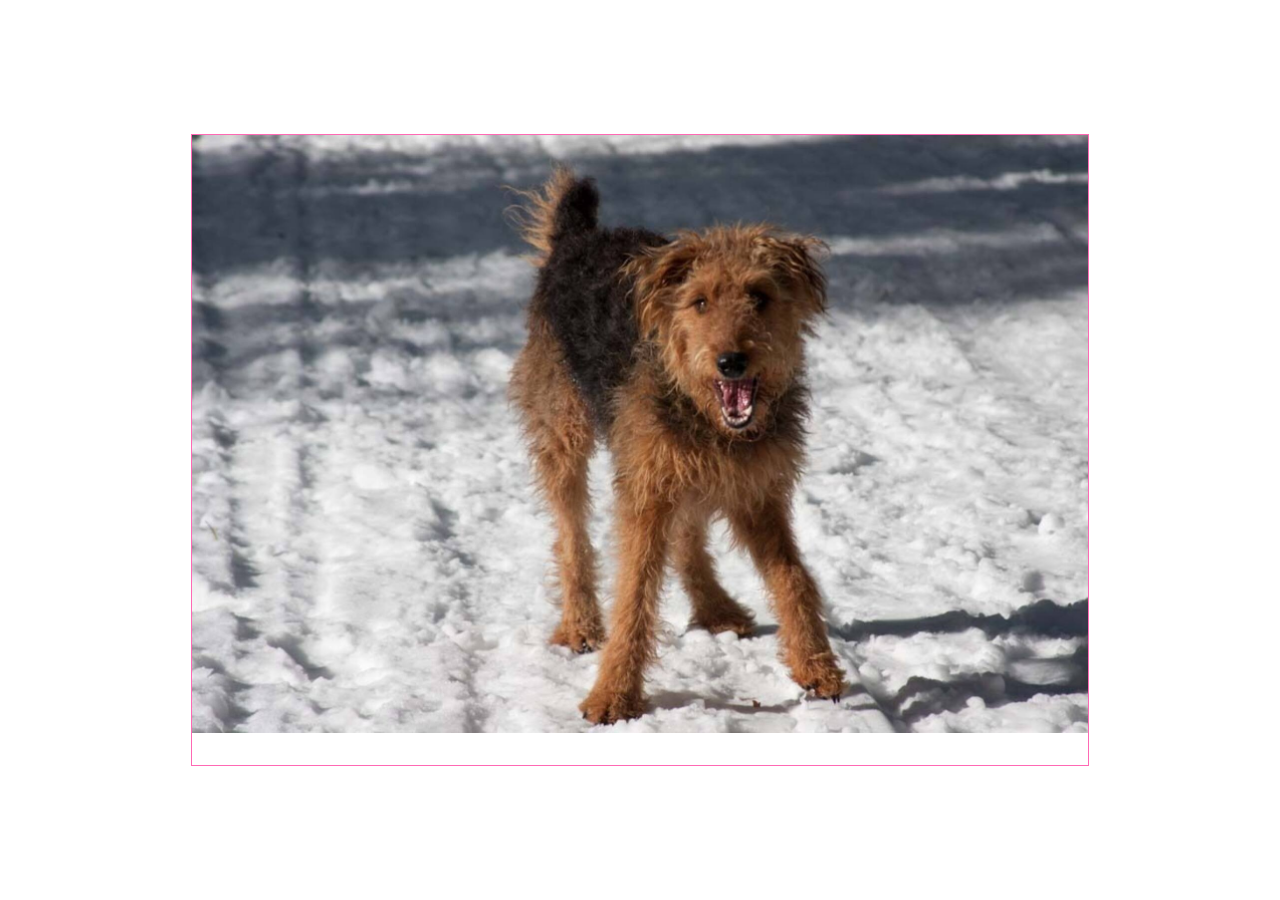
<file: src/Chapter 1/01_01b/index.html>
<!doctype html>
<html lang="en-US">

<head>
  <meta charset="utf-8" />
  <meta name="viewport" content="width=device-width, initial-scale=1.0" />
  <title>Modern image markup</title>
  <link href="style.css" rel="stylesheet" type="text/css" />
</head>

<body>
  <main class="container">
    <article class="content">
      <img src="../../assets/images/snow-dog.jpg" alt="A terrier stanind in the snow, ready to play." width="1800" height="1200" loading="lazy"/>
    </article>
  </main>
</body>

</html>
</file>
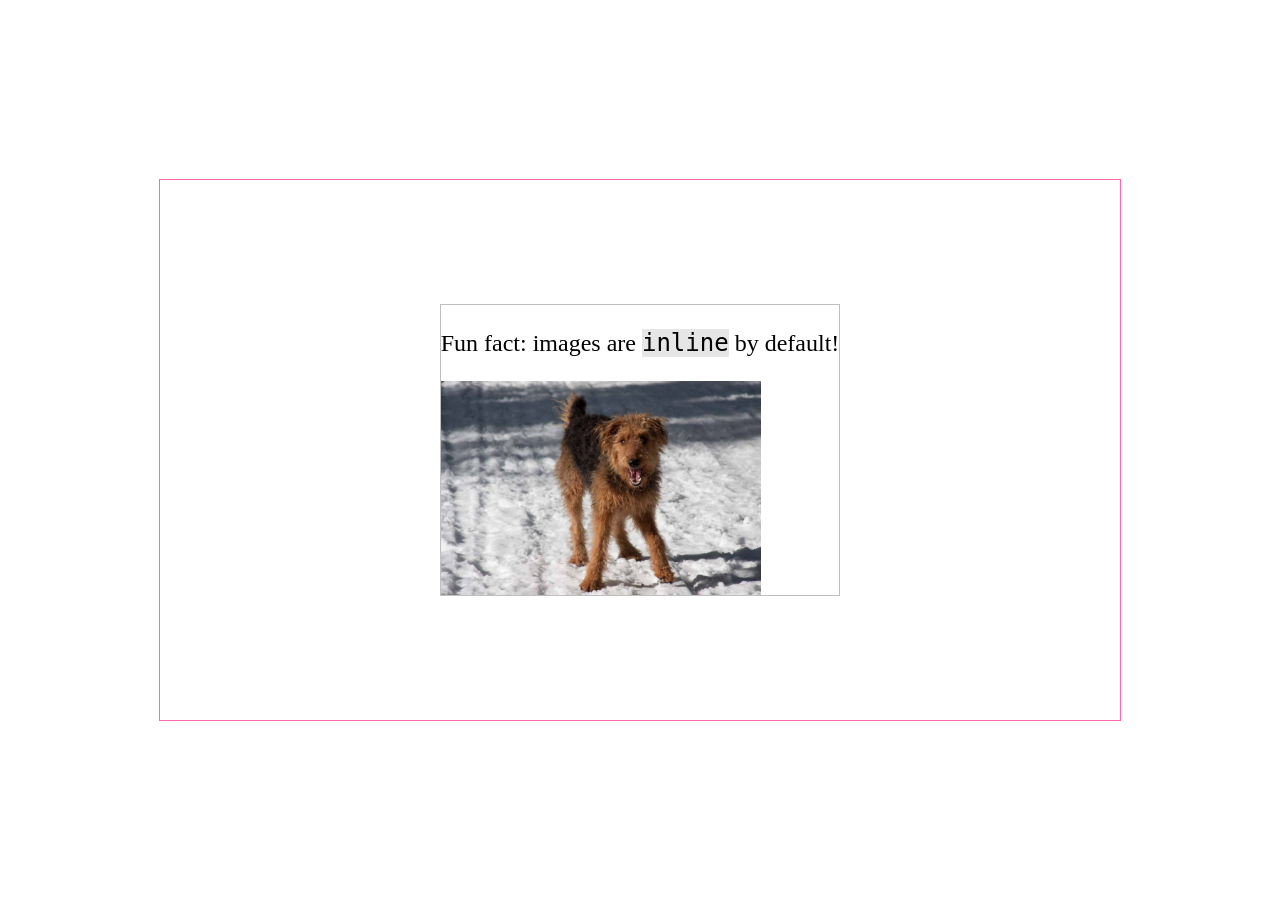
<file: src/Chapter 1/01_02b/index.html>
<!doctype html>
<html lang="en-US">

<head>
  <meta charset="utf-8" />
  <meta name="viewport" content="width=device-width, initial-scale=1.0" />
  <title>Removing the space under an image</title>
  <link href="style.css" rel="stylesheet" type="text/css" />
</head>

<body>
  <main class="container">
    <article class="content">
      
      <div class="image-box">
        <p>Fun fact: images are <code>inline</code> by default!</p>
        <img src="../../assets/images/snow-dog.jpg" alt="A terrier standing in the snow, ready to play" width="1800"
        height="1200" loading="lazy" />
      </div>
    </article>
  </main>
</body>

</html>
</file>
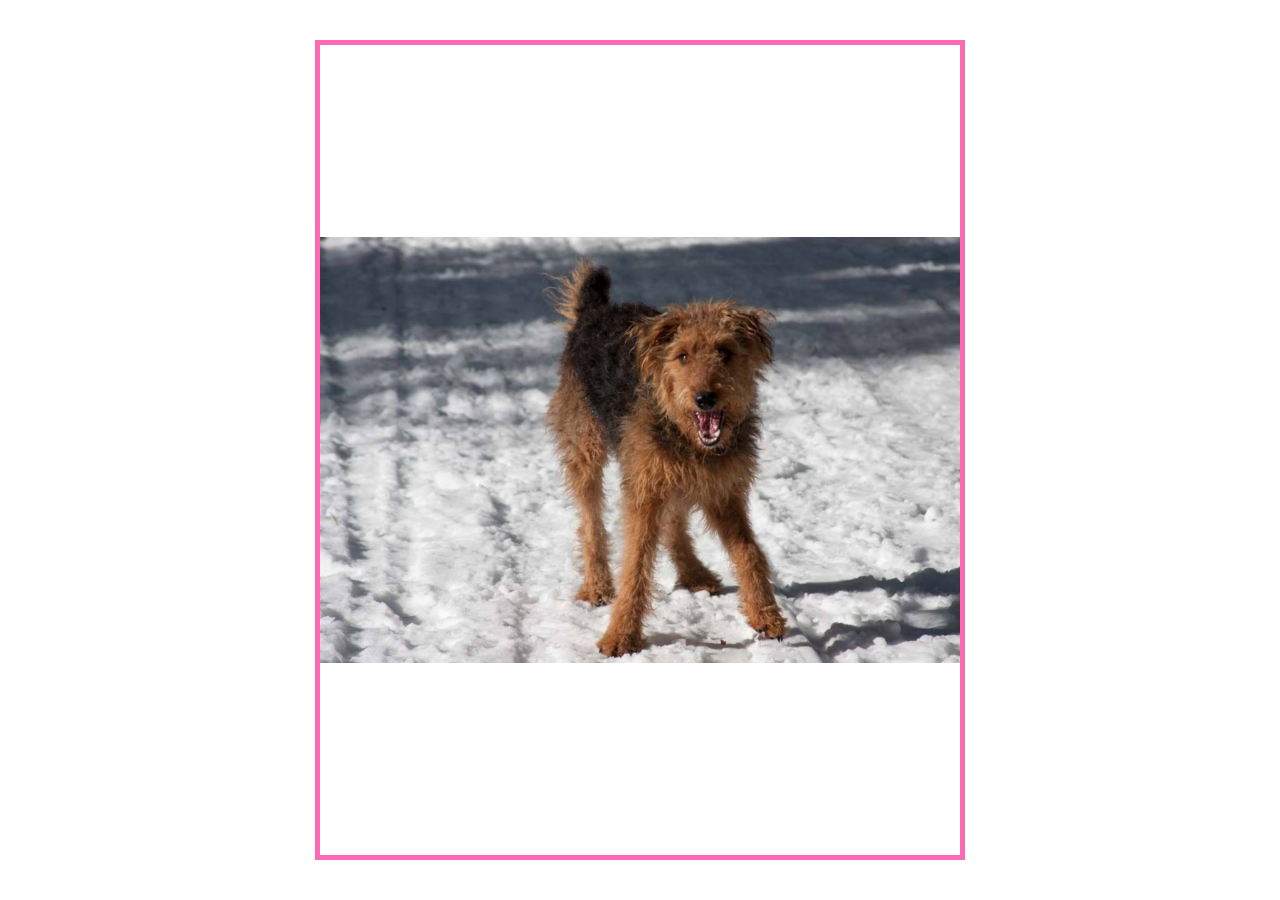
<file: src/Chapter 1/01_03b/index.html>
<!doctype html>
<html lang="en-US">

<head>
  <meta charset="utf-8" />
  <meta name="viewport" content="width=device-width, initial-scale=1.0" />
  <title>Fitting and positioning an image inside any container</title>
  <link href="style.css" rel="stylesheet" type="text/css" />
</head>

<body>
  <main class="container">
    <article class="content">
      <img src="../../assets/images/snow-dog.jpg" alt="A terrier standing in the snow, ready to play" width="1800"
        height="1200" loading="lazy" class="image" />
    </article>
  </main>
</body>

</html>
</file>
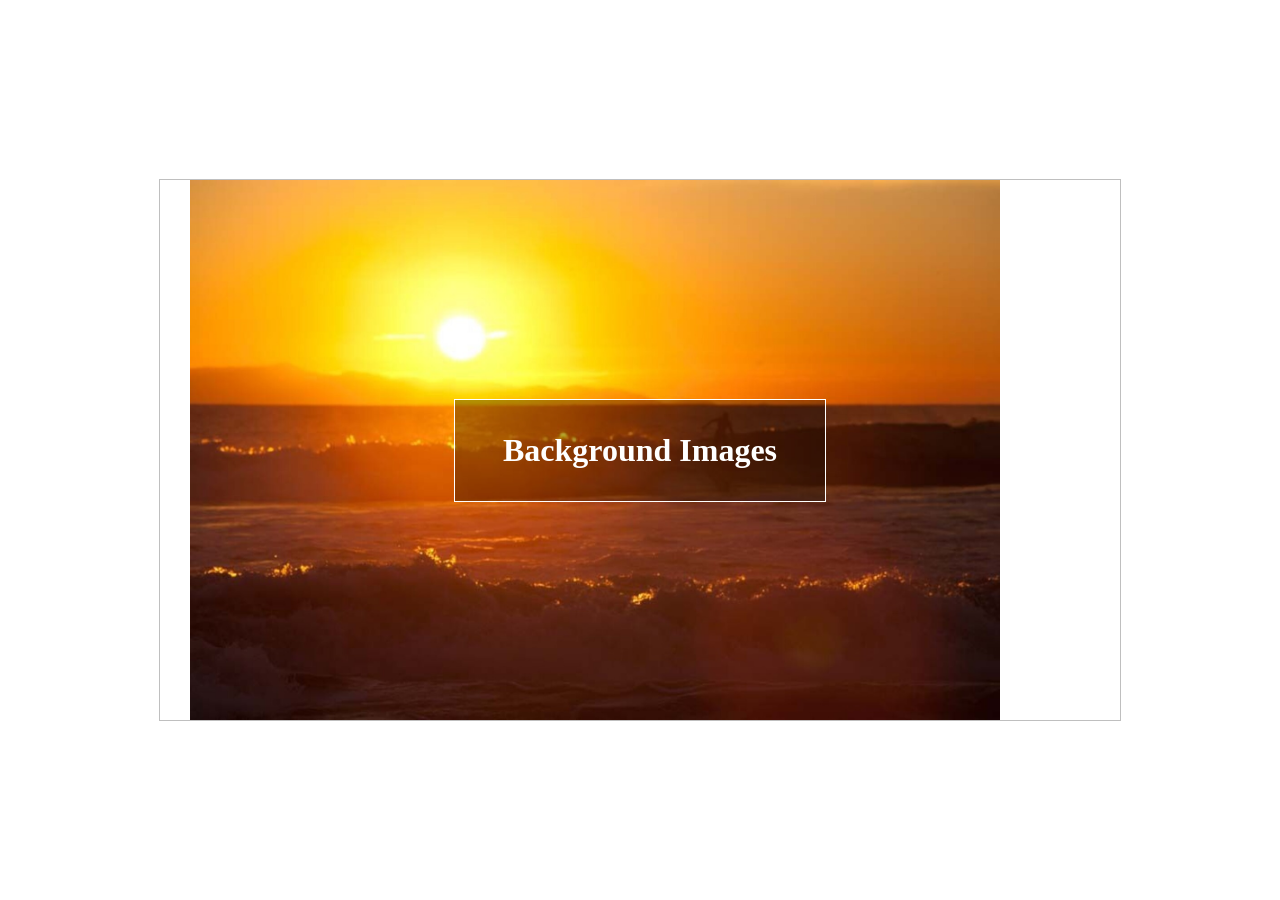
<file: src/Chapter 1/01_04b/index.html>
<!doctype html>
<html lang="en-US">

<head>
  <meta charset="utf-8" />
  <meta name="viewport" content="width=device-width, initial-scale=1.0" />
  <title>Fitting and positioning a background image in a container</title>
  <link href="style.css" rel="stylesheet" type="text/css" />
</head>

<body>
  <main class="container">
    <article class="content">
      <h1>Background Images</h1>
    </article>
  </main>
</body>

</html>
</file>
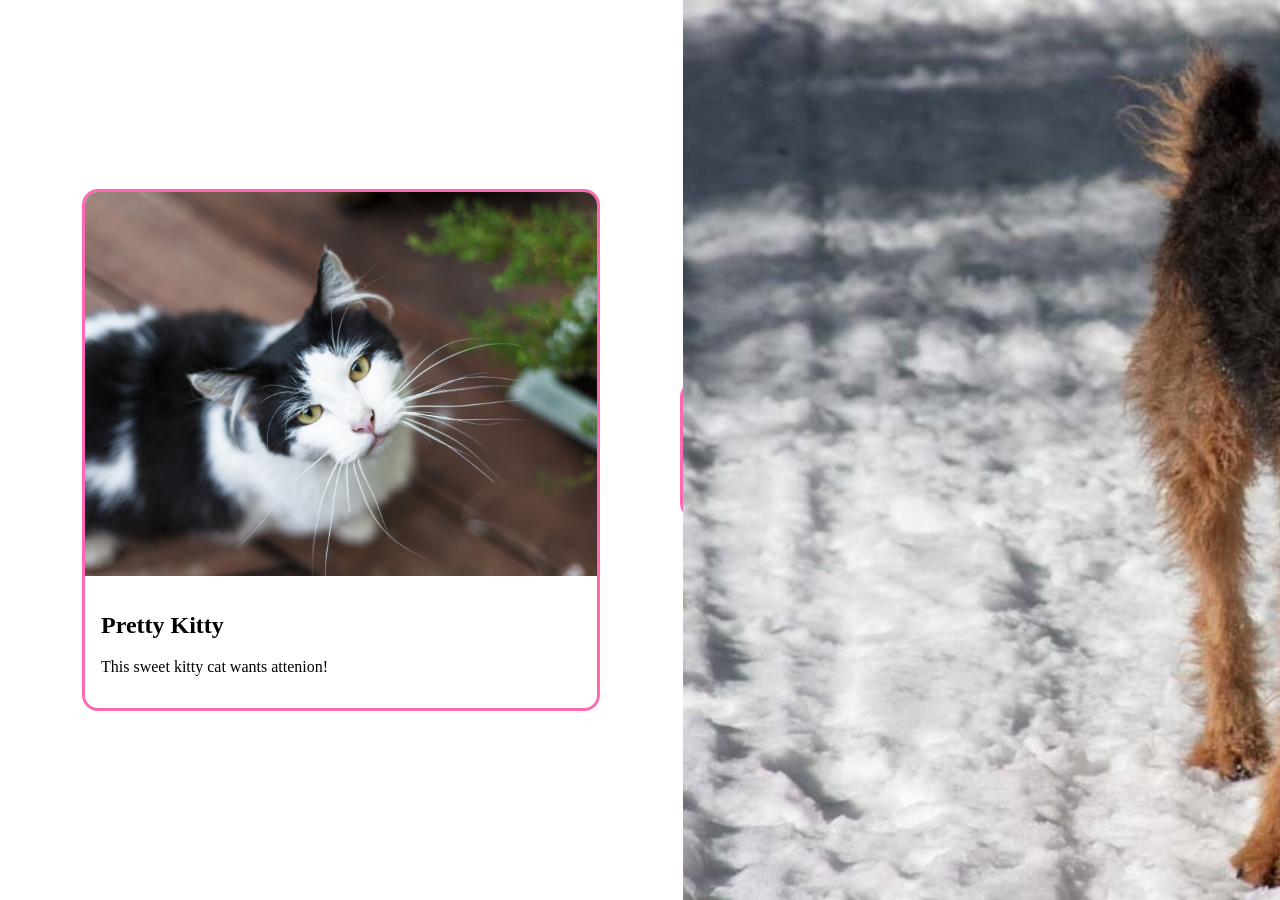
<file: src/Chapter 1/01_05b/index.html>
<!DOCTYPE html>
<html lang="en">
  <head>
    <meta charset="UTF-8" />
    <meta name="viewport" content="width=device-width, initial-scale=1.0" />
    <title>Proportionate images in a container</title>
    <link href="style.css" rel="stylesheet" type="text/css" />
  </head>
  <body>
    <main class="container">
      <figure class="card">
        <div class="ratio-box">
        <img src="../../assets/images/cat-outside.jpg" alt="Black and white long-haired domestic cat outside" class="image" width="833" height="667" loading="lazy"
        />
        </div>
        <figcaption>
          <h2>Pretty Kitty</h2>
          <p>This sweet kitty cat wants attenion!</p>
        </figcaption>
      </figure>
      <figure class="card">
        <!-- <div class="ratio-box"> -->
          <img src="../../assets/images/snow-dog.jpg" alt="A terrier standing in the snow, ready to play" width="1800" height="1200" loading="lazy" class="image" />
        <!-- </div> -->
        <figcaption>
          <h2>Snow Dog</h2>
          <p>This dog is ready to play!</p>
        </figcaption>
      </figure>
    </main>
  </body>
</html>
</file>
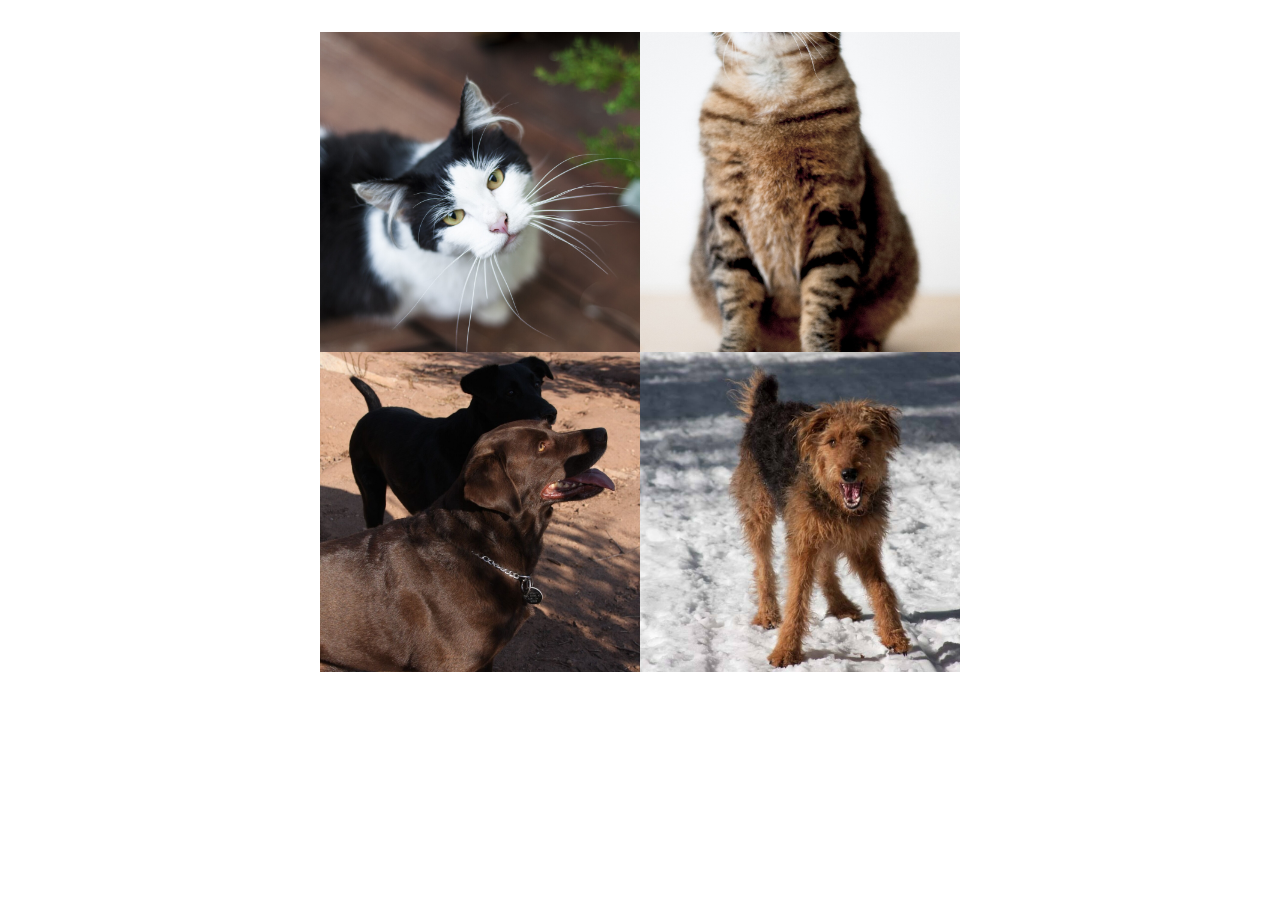
<file: src/Chapter 1/01_06b/index.html>
<!DOCTYPE html>
<html lang="en">
  <head>
    <meta charset="UTF-8" />
    <meta name="viewport" content="width=device-width, initial-scale=1.0" />
    <title>Fitting an image inside a grid cell</title>
    <link href="style.css" rel="stylesheet" type="text/css" />
  </head>
  <body>
    <main class="container">
      <article class="content">
        <img src="../../assets/images/cat-outside.jpg" alt="Black and white long-haired domestic cat outside" class="image" width="833" height="667" loading="lazy" />
        <img src="../../assets/images/cat-with-toy.jpg" alt="A striped cat looking up with a colorful feathered toy at its feet." width="1064" height="1600" loading="lazy" class="image" />
        <img src="../../assets/images/dogs-in-olive-grove.jpg" alt="A chocolate labrador and a black labrador stand ready to play in an olive grover." width="1064" height="1600" loading="lazy" class="image" />
        <img src="../../assets/images/snow-dog.jpg" alt="A terrier standing in the snow, ready to play" width="1800" height="1200" loading="lazy" class="image" />
      </article>
    </main>
  </body>
</html>
</file>
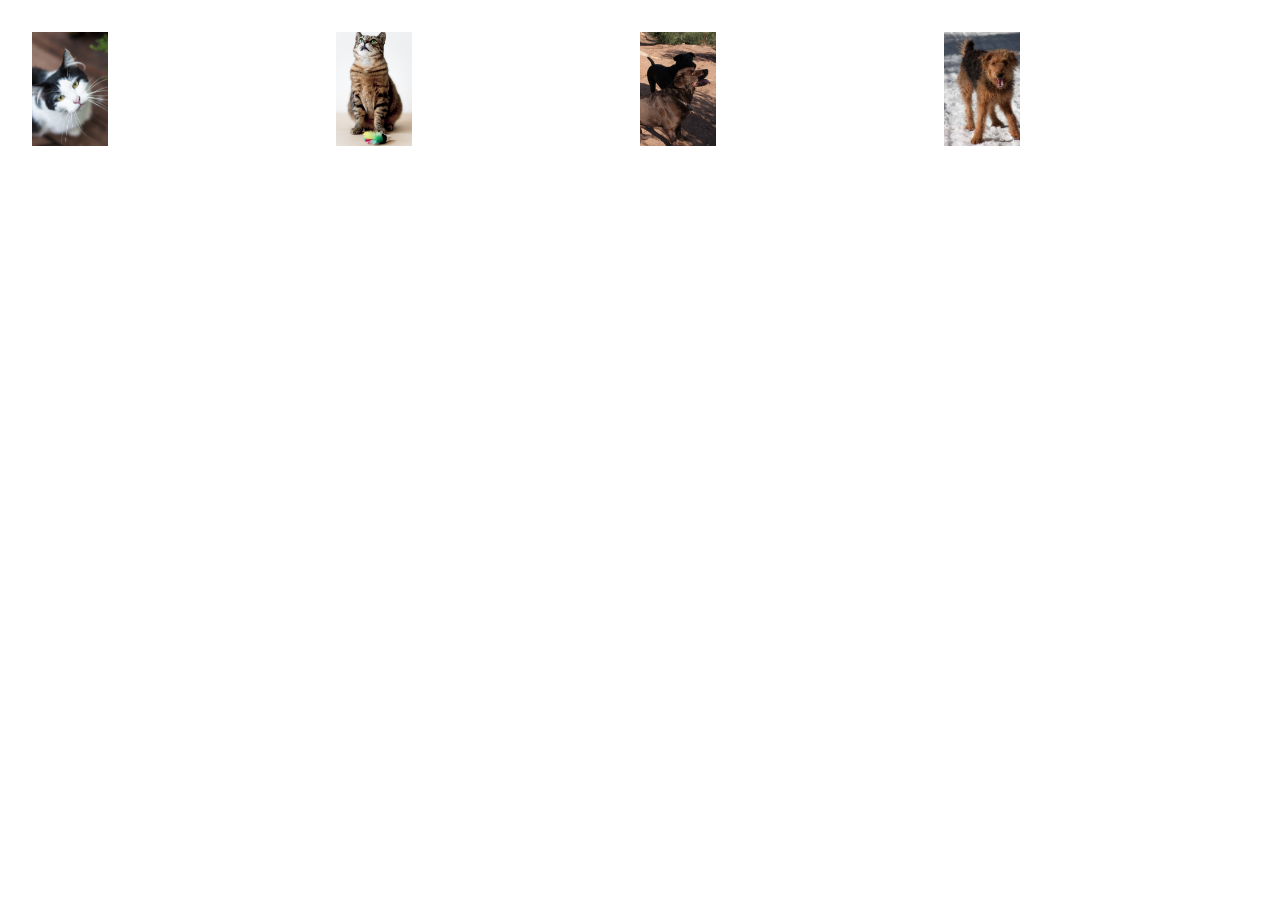
<file: src/Chapter 1/01_07b/index.html>
<!DOCTYPE html>
<html lang="en">

<head>
  <meta charset="UTF-8" />
  <meta name="viewport" content="width=device-width, initial-scale=1.0" />
  <title>Fitting an image inside a flexbox cell</title>
  <link href="style.css" rel="stylesheet" type="text/css" />
</head>

<body>
  <main class="container">
    <article class="content">
       <figure> 
        <img src="../../assets/images/cat-outside.jpg" alt="Black and white long-haired domestic cat outside"
          width="833" height="667" loading="lazy" />
       </figure>
       <figure> 
        <img src="../../assets/images/cat-with-toy.jpg"
          alt="A striped cat looking up with a colorful feathered toy at its feet." width="1064" height="1600"
          loading="lazy" />
       </figure> 
       <figure> 
        <img src="../../assets/images/dogs-in-olive-grove.jpg"
          alt="A chocolate labrador and a black labrador stand ready to play in an olive grover." width="1064"
          height="1600" loading="lazy" />
       </figure> 
        <figure> 
        <img src="../../assets/images/snow-dog.jpg" alt="A terrier standing in the snow, ready to play" width="1800"
          height="1200" loading="lazy" />
       </figure> 
    </article>
  </main>
</body>

</html>
</file>
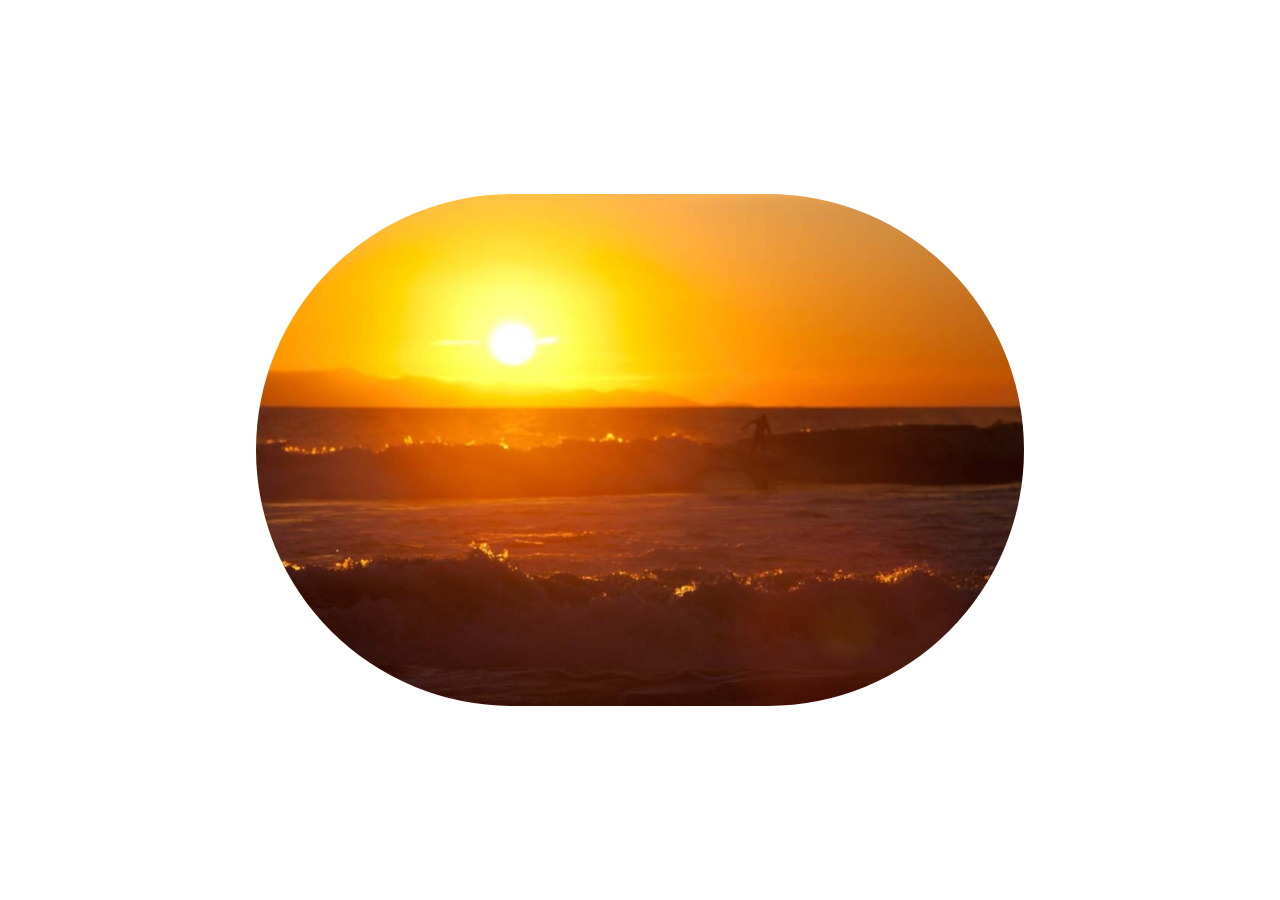
<file: src/Chapter 2/02_01b/index.html>
<!DOCTYPE html>
<html lang="en">

<head>
  <meta charset="UTF-8" />
  <meta name="viewport" content="width=device-width, initial-scale=1.0" />
  <title>Rounded corners with border-radius</title>
  <link href="style.css" rel="stylesheet" type="text/css" />
</head>

<body>
  <main class="container">
    <article class="content">
      <img src="../../assets/images/beach-sunset.jpg" alt="Sunset over the ocean with a silhouette of a surfer on a wave." width="1799"
        height="1200" loading="lazy" />
    </article>
  </main>
</body>

</html>
</file>
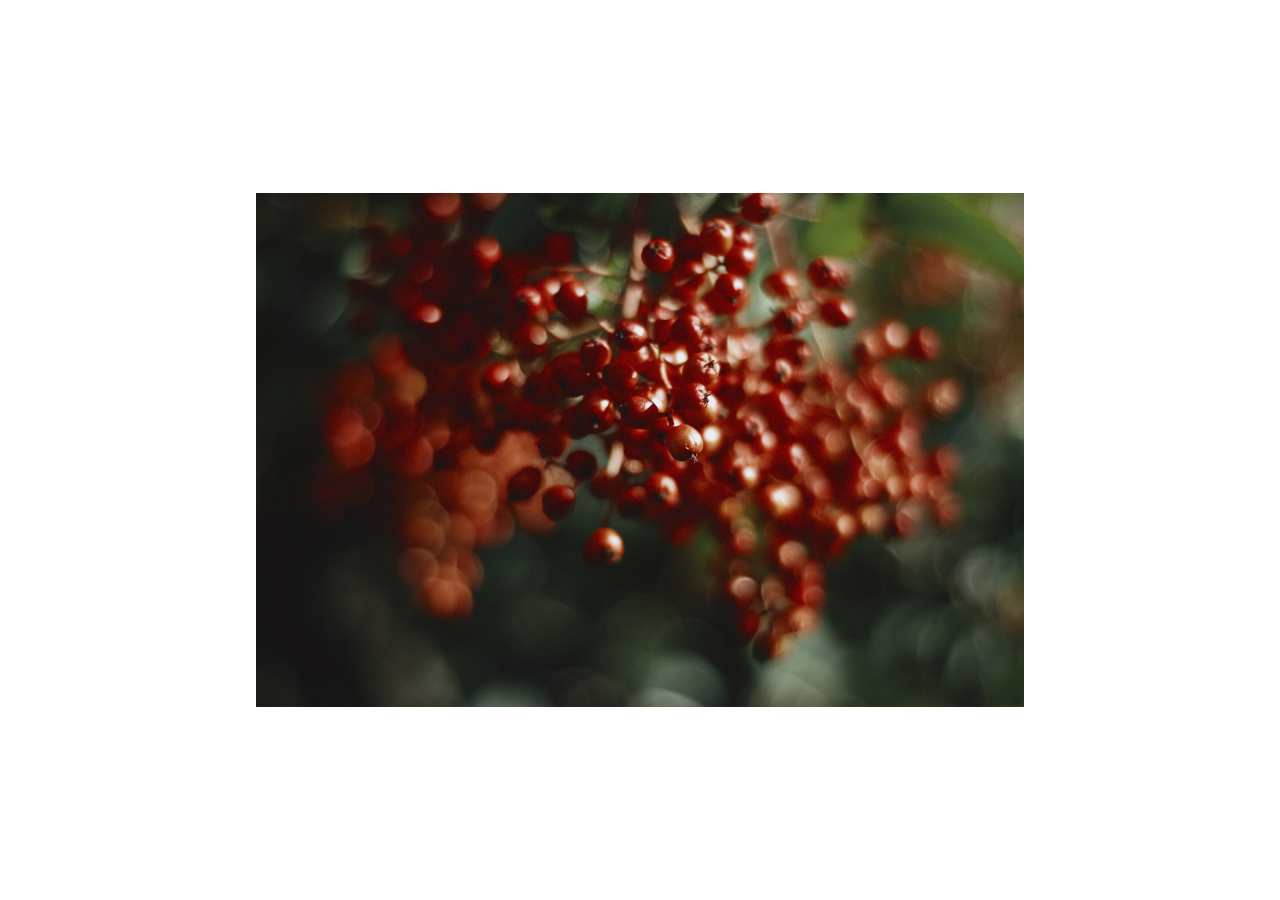
<file: src/Chapter 2/02_03b/index.html>
<!DOCTYPE html>
<html lang="en">
  <head>
    <meta charset="UTF-8" />
    <meta name="viewport" content="width=device-width, initial-scale=1.0" />
    <title>clip-path: circles and elipses</title>
    <link href="style.css" rel="stylesheet" type="text/css" />
  </head>
  <body>
    <main class="container">
      <article class="content">
        <div class="ratio-box">
          <img
            src="../../assets/images/red-berries.jpg"
            alt="A cluster of small red berries with a blurred green background."
            width="1250" height="837" loading="lazy" />
        </div>
      </article>
    </main>
  </body>
</html>
</file>
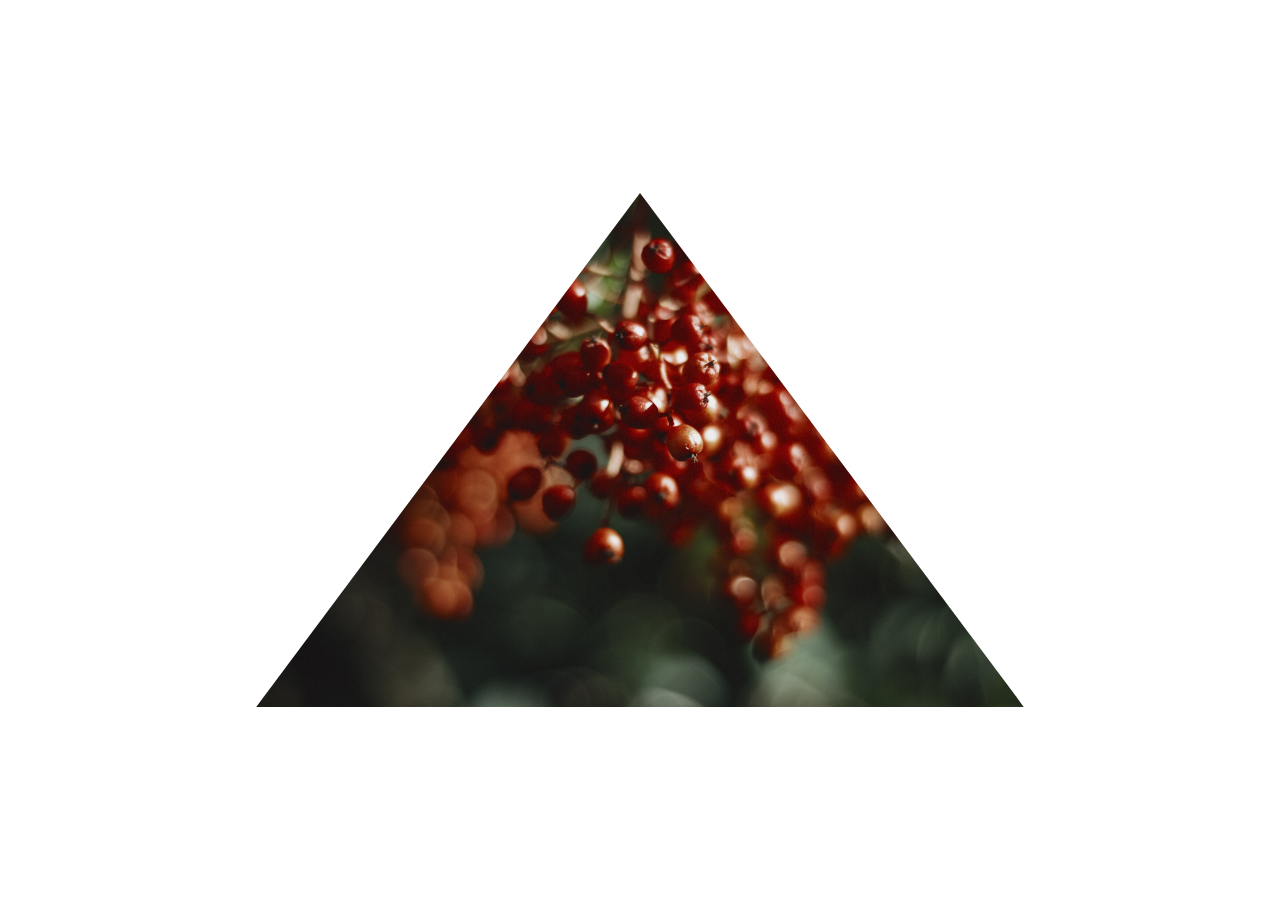
<file: src/Chapter 2/02_04b/index.html>
<!DOCTYPE html>
<html lang="en">

<head>
  <meta charset="UTF-8" />
  <meta name="viewport" content="width=device-width, initial-scale=1.0" />
  <title>clip-path: polygon</title>
  <link href="style.css" rel="stylesheet" type="text/css" />
</head>

<body>
  <main class="container">
    <article class="content">
      <div class="ratio-box">
        <img src="../../assets/images/red-berries.jpg"
          alt="A cluster of small red berries with a blurred green background." width="1250" height="837"
          loading="lazy" />
      </div>
    </article>
  </main>
</body>

</html>
</file>
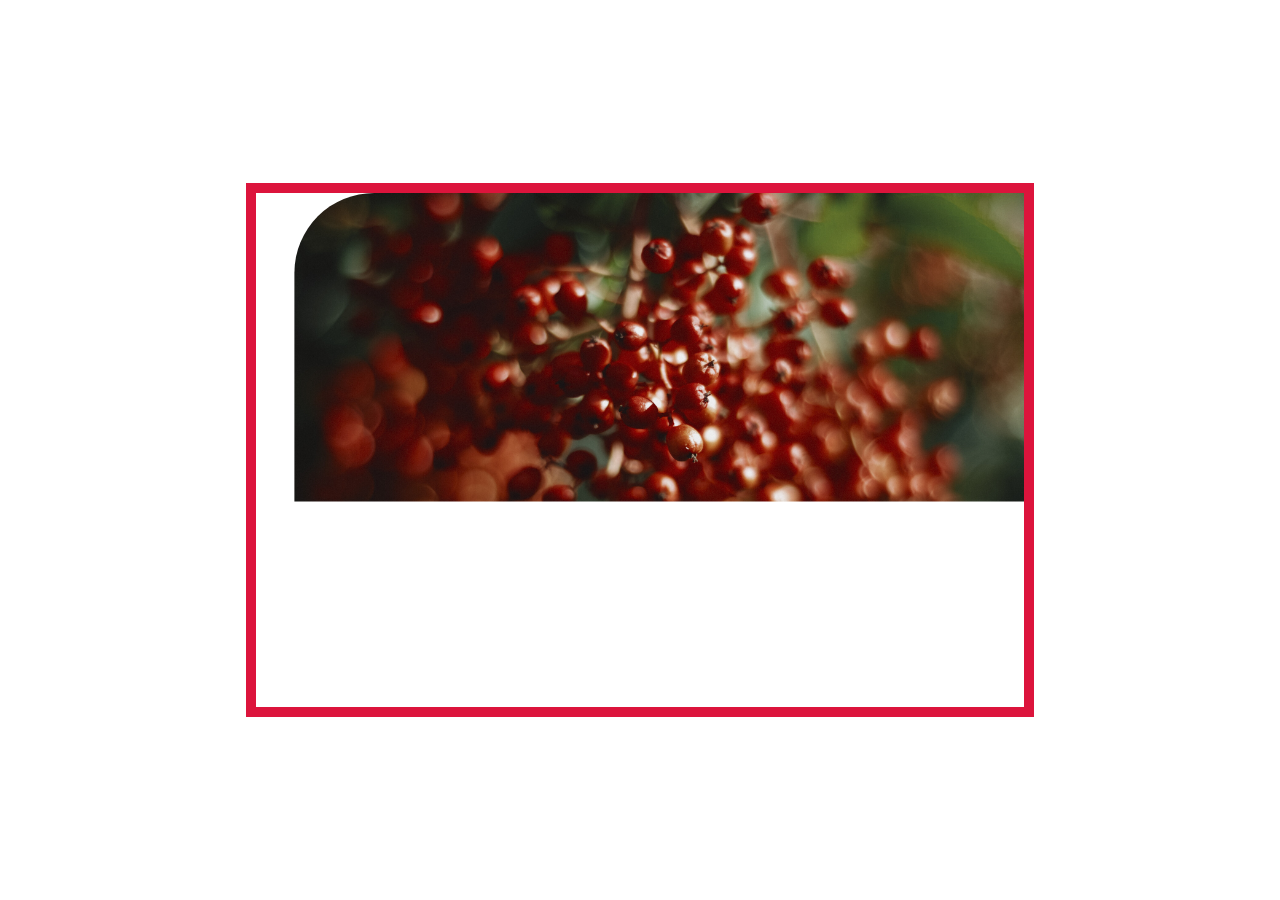
<file: src/Chapter 2/02_05b/index.html>
<!DOCTYPE html>
<html lang="en">

<head>
  <meta charset="UTF-8" />
  <meta name="viewport" content="width=device-width, initial-scale=1.0" />
  <title>clip-path: inset</title>
  <link href="style.css" rel="stylesheet" type="text/css" />
</head>

<body>
  <main class="container">
    <article class="content">
      <div class="ratio-box">
        <img src="../../assets/images/red-berries.jpg"
          alt="A cluster of small red berries with a blurred green background." width="1250" height="837"
          loading="lazy" />
      </div>
    </article>
  </main>
</body>

</html>
</file>
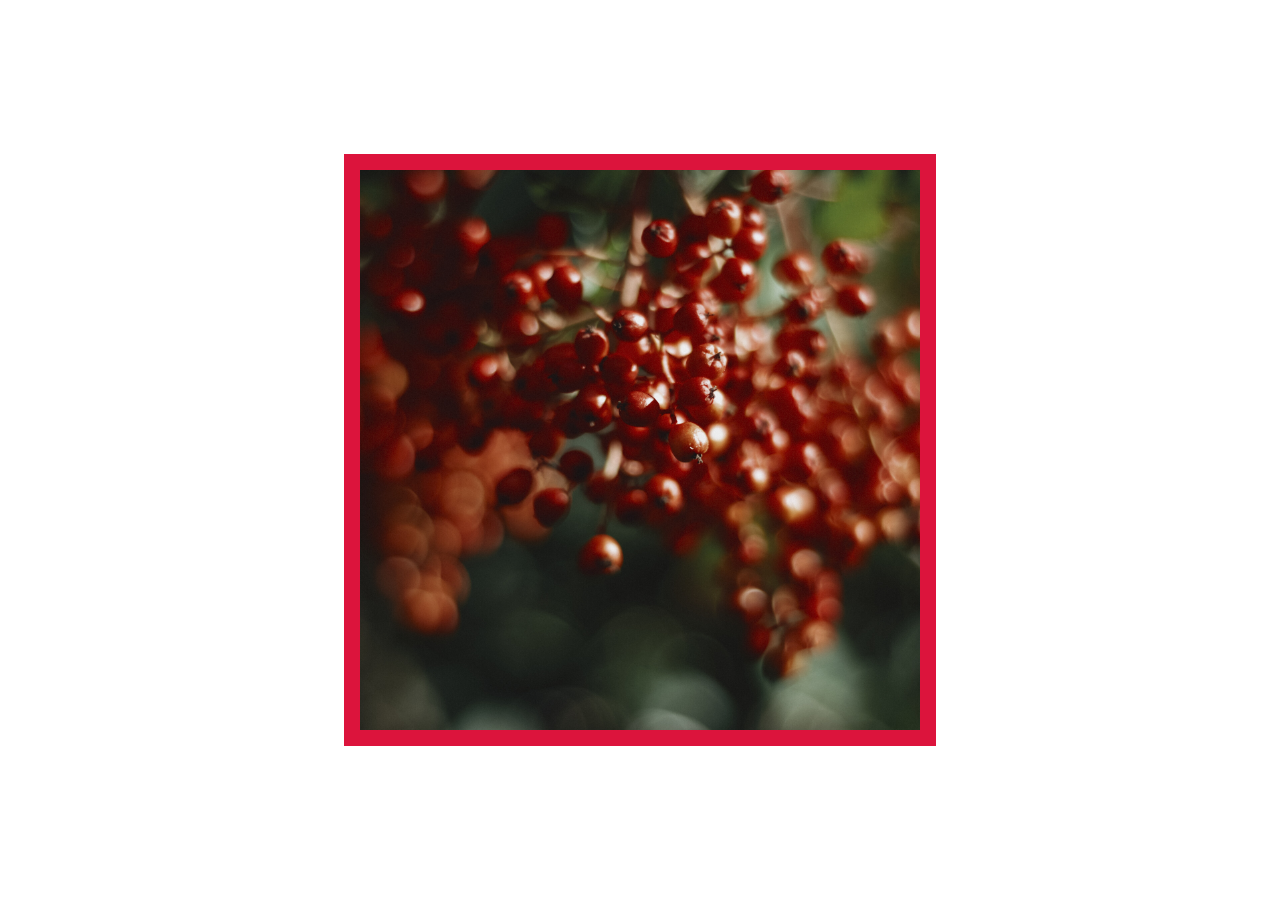
<file: src/Chapter 2/02_06b/index.html>
<!DOCTYPE html>
<html lang="en">

<head>
  <meta charset="UTF-8" />
  <meta name="viewport" content="width=device-width, initial-scale=1.0" />
  <title>clip-path: path</title>
  <link href="style.css" rel="stylesheet" type="text/css" />
</head>

<body>
  <main class="container">
    <article class="content">
      <div class="ratio-box">
        <img src="../../assets/images/red-berries.jpg"
          alt="A cluster of small red berries with a blurred green background." width="1250" height="837"
          loading="lazy" />
      </div>
    </article>
  </main>
</body>

</html>
</file>
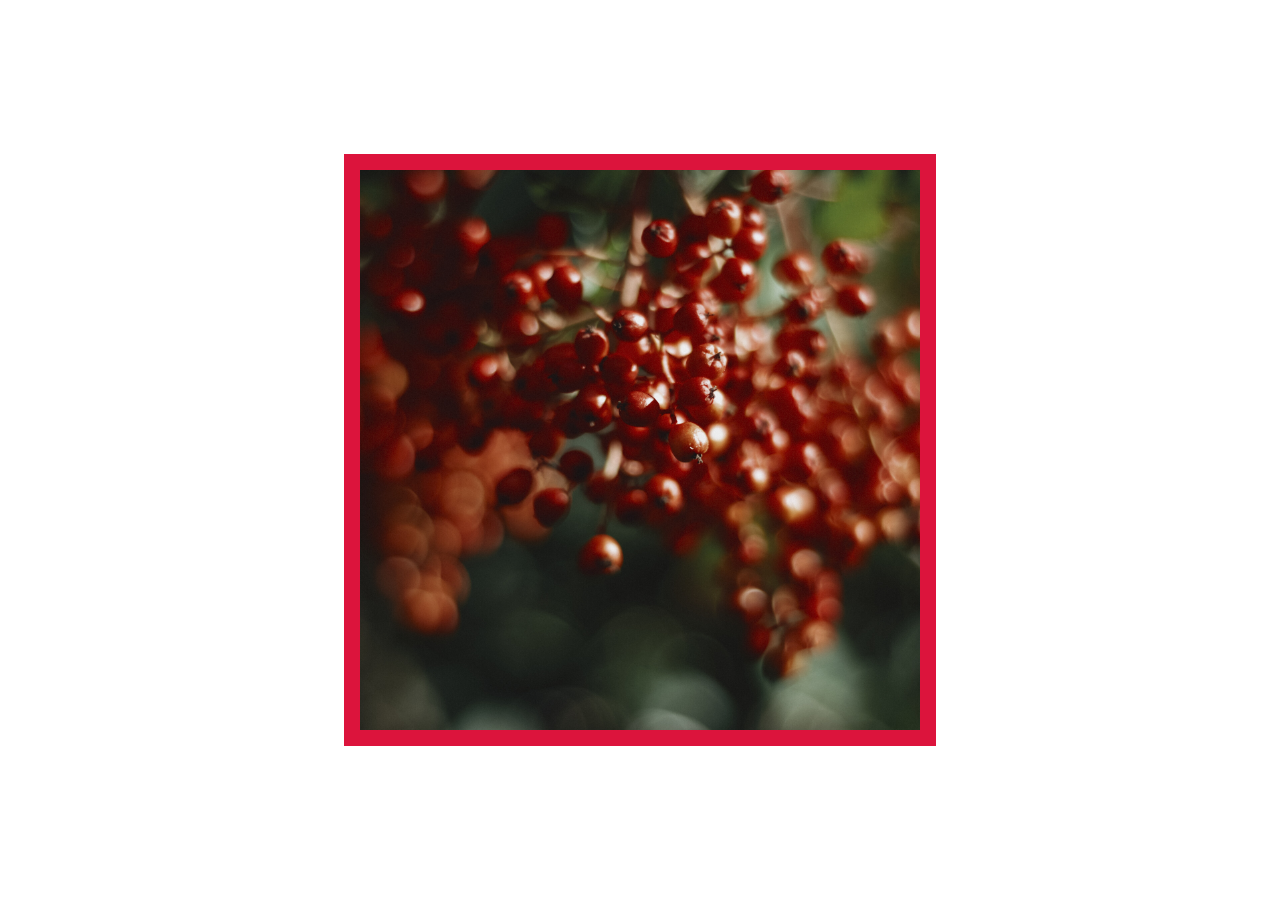
<file: src/Chapter 2/02_07b/index.html>
<!DOCTYPE html>
<html lang="en">

<head>
  <meta charset="UTF-8" />
  <meta name="viewport" content="width=device-width, initial-scale=1.0" />
  <title>clip-path: url</title>
  <link href="style.css" rel="stylesheet" type="text/css" />
</head>

<body>
  <main class="container">
    <article class="content">
      <div class="ratio-box">
        <img src="../../assets/images/red-berries.jpg"
          alt="A cluster of small red berries with a blurred green background." width="1250" height="837"
          loading="lazy" />
      </div>
    </article>
  </main>
</body>

</html>
</file>
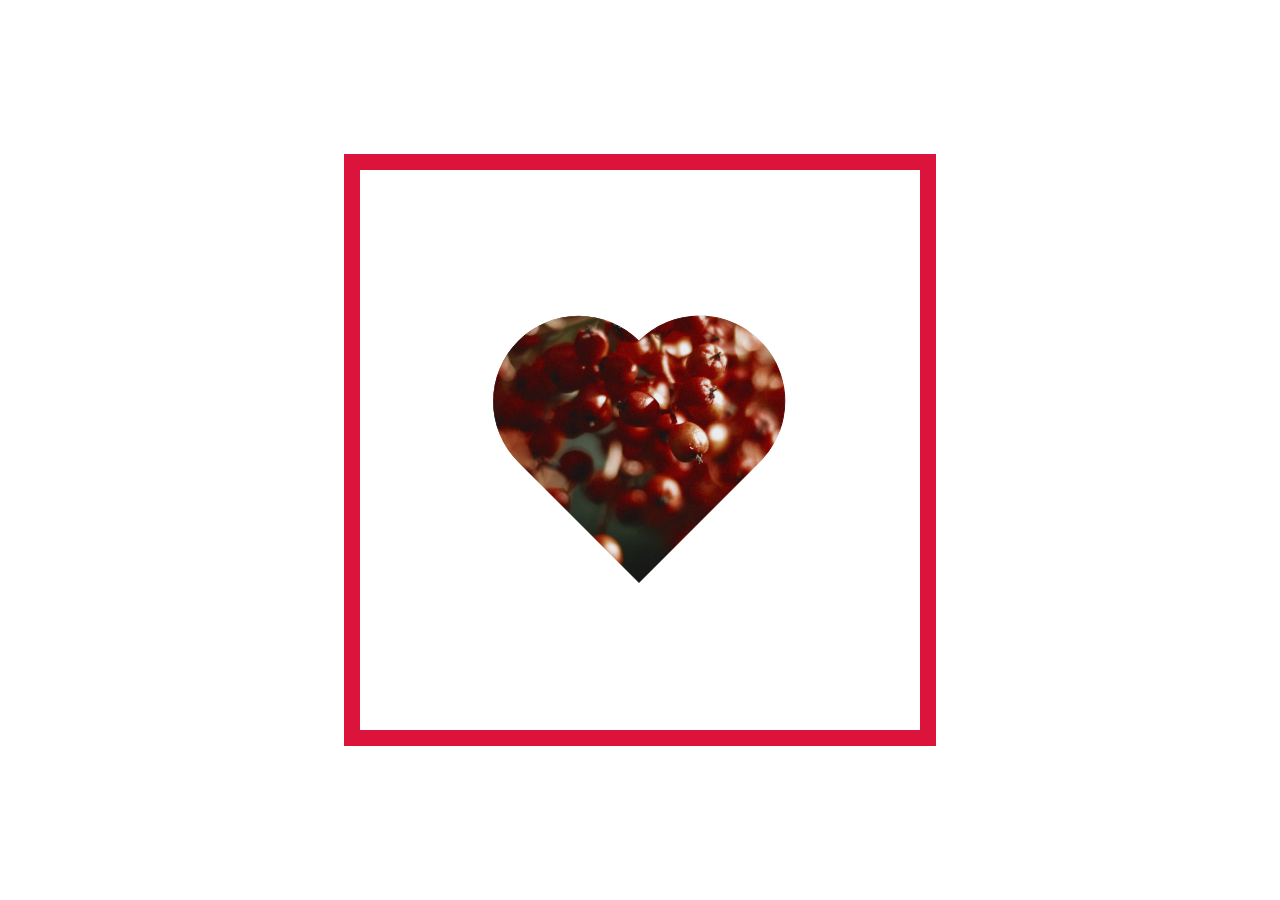
<file: src/Chapter 2/02_08b/index.html>
<!DOCTYPE html>
<html lang="en">

<head>
  <meta charset="UTF-8" />
  <meta name="viewport" content="width=device-width, initial-scale=1.0" />
  <title>mask-image</title>
  <link href="style.css" rel="stylesheet" type="text/css" />
</head>

<body>
  <main class="container">
    <article class="content">
      <div class="ratio-box">
        <img src="../../assets/images/red-berries.jpg"
          alt="A cluster of small red berries with a blurred green background." width="1250" height="837"
          loading="lazy" />
      </div>
    </article>
  </main>
</body>

</html>
</file>
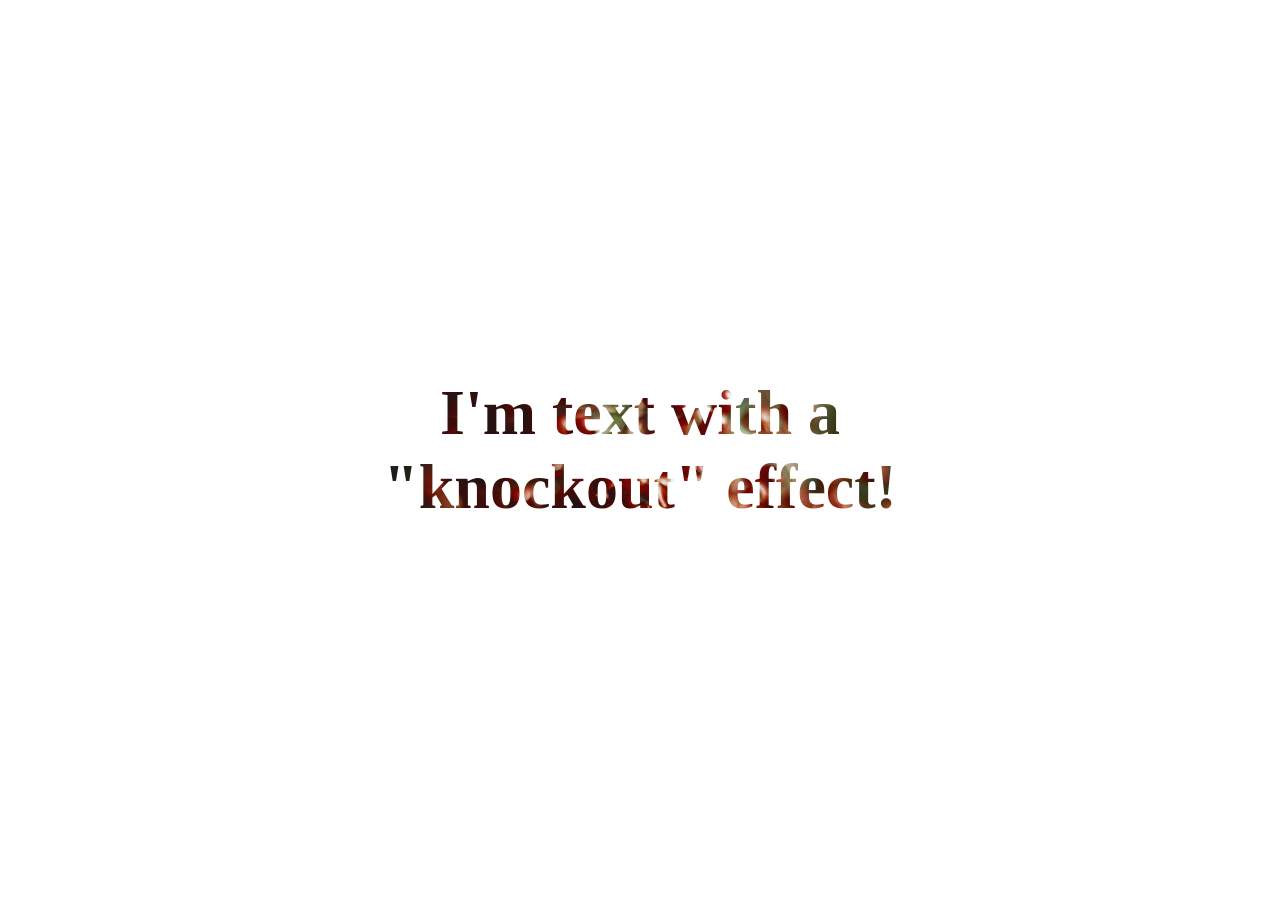
<file: src/Chapter 2/02_09b/index.html>
<!DOCTYPE html>
<html lang="en">

<head>
  <meta charset="UTF-8">
  <meta name="viewport" content="width=device-width, initial-scale=1.0">
  <title>Text knockout</title>
  <link href="style.css" rel="stylesheet" type="text/css" />
</head>

<body>

  <main class="container">
    <article class="content">
      <h1>I'm text with a "knockout" effect!</h1>
    </article>
  </main>
</body>

</html>
</file>
<file: src/Chapter 1/01_01b/style.css>
body {
  margin: 0;
}

img {
  height: auto;
  width: 100%;
}

.container {
  align-items: center;
  display: flex;
  height: 100vh;
  justify-content: center;
}

.content {
  border: 1px solid hotpink;
  height: 70vh;
  width: 70vw;
}
</file>
<file: src/Chapter 1/01_02b/style.css>
body {
  margin: 0;
}

img {
  display: block;
  height: auto;
  width: 20rem;
}

.image-box {
    border: 1px solid hsl(0, 0%, 75%);
}

.container {
  align-items: center;
  display: flex;
  height: 100vh;
  justify-content: center;
}

.content {
  align-items: center;
  border: 1px solid hotpink;
  display: flex;
  height: 60vh;
  justify-content: center;
  width: 75vw;
}

p {
  font-size: 1.5rem;
}

code {
  background: hsl(0, 0%, 90%);
  font-family: monospace;
}
</file>
<file: src/Chapter 1/01_03b/style.css>
body {
  margin: 0;
}

img {
  display: block;
  height: auto;
  width: 100%;
}

.container {
  align-items: center;
  display: flex;
  height: 100vh;
  justify-content: center;
}

.content {
  border: 5px solid hotpink;
  height: 90vh;
  width: 50vw;
}

.image {
  height: inherit;
  width: inherit;
  object-fit: scale-down;

}
</file>
<file: src/Chapter 1/01_04b/style.css>
body {
  margin: 0;
}

img {
  display: block;
  height: auto;
  width: 100%;
}

.container {
  align-items: center;
  display: flex;
  height: 100vh;
  justify-content: center;
}

.content {
  background-position: 20% 33%;
}

.content {
  align-items: center;
  background-image: url("../../assets/images/beach-sunset.jpg");
  border: 1px solid hsl(0, 0%, 75%);
  display: flex;
  height: 60vh;
  justify-content: center;
  width: 75vw;
  background-size: contain;
  background-repeat: no-repeat;
}

.content h1 {
  padding: 2rem 3rem;
  background: hsla(0, 0%, 0%, 0.3);
  border: 1px solid white;
  font-size: 2rem;
  color: white;
}
</file>
<file: src/Chapter 1/01_05b/style.css>
body {
  margin: 0;
}

img {
  display: block;
  height: auto;
  width: 100%;
}

.container {
  align-items: center;
  display: flex;
  height: 100vh;
  justify-content: center;
}

.card {
  border: 3px solid hotpink;
  border-radius: 1rem;
  width: 40vw;
  overflow: hidden;
}

.image {
  height: 100%;
  object-fit: cover;
  width: 100%;
  position: absolute;
  top: 0;
}

figcaption {
  padding: 1rem;
}

.ratio-box {
  width: 100%;
  height: 0;
  padding-top: calc(100% * (3/4));
  position: relative;
}
</file>
<file: src/Chapter 1/01_06b/style.css>
body {
  margin: 0;
}

img {
  display: block;
  height: auto;
  width: 100%;
}

.container {
  display: flex;
  justify-content: center;
  margin: 2rem;
}

.content {
  display: grid;
  grid-template-columns: repeat(2, 20rem);
  grid-template-rows: repeat(2, 20rem);

  img {
    height: 100%;
    object-fit: cover;
    
  }

  &:nth-of-type(2) {
    object-position: top;
  }
}
</file>
<file: src/Chapter 1/01_07b/style.css>
body {
  margin: 0;
}

img {
  display: block;
  height: auto;
  width: 100%;
}

.container {
  display: flex;
  justify-content: center;
  margin: 2rem;
}

.content {
  display: flex;

}

.content img {
  object-fit: cover;
  width: 25%;
  height: 100%
}

figure {
  margin: 0;
  width: 25%;

}
</file>
<file: src/Chapter 2/02_01b/style.css>
body {
  margin: 0;
}

img {
  display: block;
  height: auto;
  width: 100%;
}

.container {
  align-items: center;
  display: flex;
  height: 100vh;
  justify-content: center;
}

.content {
  width: 60vw;
  border-radius: 20rem;
  overflow: hidden;

}

content img {
  clip-path: ellipse(15% 45% at 75% 50%);
}
</file>
<file: src/Chapter 2/02_03b/style.css>
body {
  margin: 0;
}

img {
  display: block;
  height: auto;
  width: 100%;
}

.container {
  align-items: center;
  display: flex;
  height: 100vh;
  justify-content: center;
}

.ratio-box {
  width: 60vw;
}

.content img {
}
</file>
<file: src/Chapter 2/02_04b/style.css>
body {
  margin: 0;
}

img {
  display: block;
  height: auto;
  width: 100%;
}

.container {
  align-items: center;
  display: flex;
  height: 100vh;
  justify-content: center;
}

.ratio-box {
  width: 60vw;
}

.content img {
  clip-path: polygon(50% 0, 100% 100%, 0 100%);
}
</file>
<file: src/Chapter 2/02_05b/style.css>
body {
  margin: 0;
}

img {
  display: block;
  height: auto;
  width: 100%;
}

.container {
  align-items: center;
  display: flex;
  height: 100vh;
  justify-content: center;
}

.ratio-box {
  border: 10px solid crimson;
  width: 60vw;
}

.content img {
  clip-path: inset( 0 -30% 40% 5% round 5rem 0);
}
</file>
<file: src/Chapter 2/02_06b/style.css>
body {
  margin: 0;
}

img {
  display: block;
  height: auto;
  width: 100%;
}

.container {
  align-items: center;
  display: flex;
  height: 100vh;
  justify-content: center;
}

.content {
  border: 1rem solid crimson;
  max-width: 35rem;
  overflow: hidden;
  width: 60vw;
}

.ratio-box {
  height: 0;
  padding-top: 100%;
  position: relative;
  width: 100%;
}

.content img {
  height: 100%;
  object-fit: cover;
  position: absolute;
  width: 100%;
  top: 0;
}

.content img {
  clip-path: patj("M158.73,292.46A85.5,85.5,0,0,1,279.65,171.54l.35.36.35-.36A85.5,85.5,0,0,1,401.27,292.46L280,413.73Z");
}
</file>
<file: src/Chapter 2/02_07b/style.css>
body {
  margin: 0;
}

img {
  display: block;
  height: auto;
  width: 100%;
}

.container {
  align-items: center;
  display: flex;
  height: 100vh;
  justify-content: center;
}

.content {
  border: 1rem solid crimson;
  max-width: 35rem;
  overflow: hidden;
  width: 60vw;
}

.ratio-box {
  height: 0;
  padding-top: 100%;
  position: relative;
  width: 100%;
}

.content img {
  height: 100%;
  object-fit: cover;
  position: absolute;
  top: 0;
  width: 100%;
}

.content img {
  clip-path: url(heart.svg#heart);
    
}
</file>
<file: src/Chapter 2/02_08b/style.css>
body {
  margin: 0;
}

img {
  display: block;
  height: auto;
  width: 100%;
}

.container {
  align-items: center;
  display: flex;
  height: 100vh;
  justify-content: center;
}

.content {
  border: 1rem solid crimson;
  max-width: 35rem;
  overflow: hidden;
  width: 60vw;
}

.ratio-box {
  height: 0;
  padding-top: 100%;
  position: relative;
  width: 100%;
}

.content img {
  height: 100%;
  object-fit: cover;
  position: absolute;
  top: 0;
  width: 100%;
}

.content img {
  mask-image: url(heart.svg);
}
</file>
<file: src/Chapter 2/02_09b/style.css>
body {
  margin: 0;
}

img {
  display: block;
  height: auto;
  width: 100%;
}

.container {
  align-items: center;
  display: flex;
  height: 100vh;
  justify-content: center;
}

.content {
  align-items: center;
  display: flex;
  height: 20rem;
  justify-content: center;
  max-width: 40rem;
  width: 60vw;
}

.content h1 {
  background: url("../../assets/images/red-berries.jpg");
  background-size: cover;
  font-size: 4rem;
  padding: 2rem;
  text-align: center;
  background-clip: text;
  color: transparent;
}
</file>
